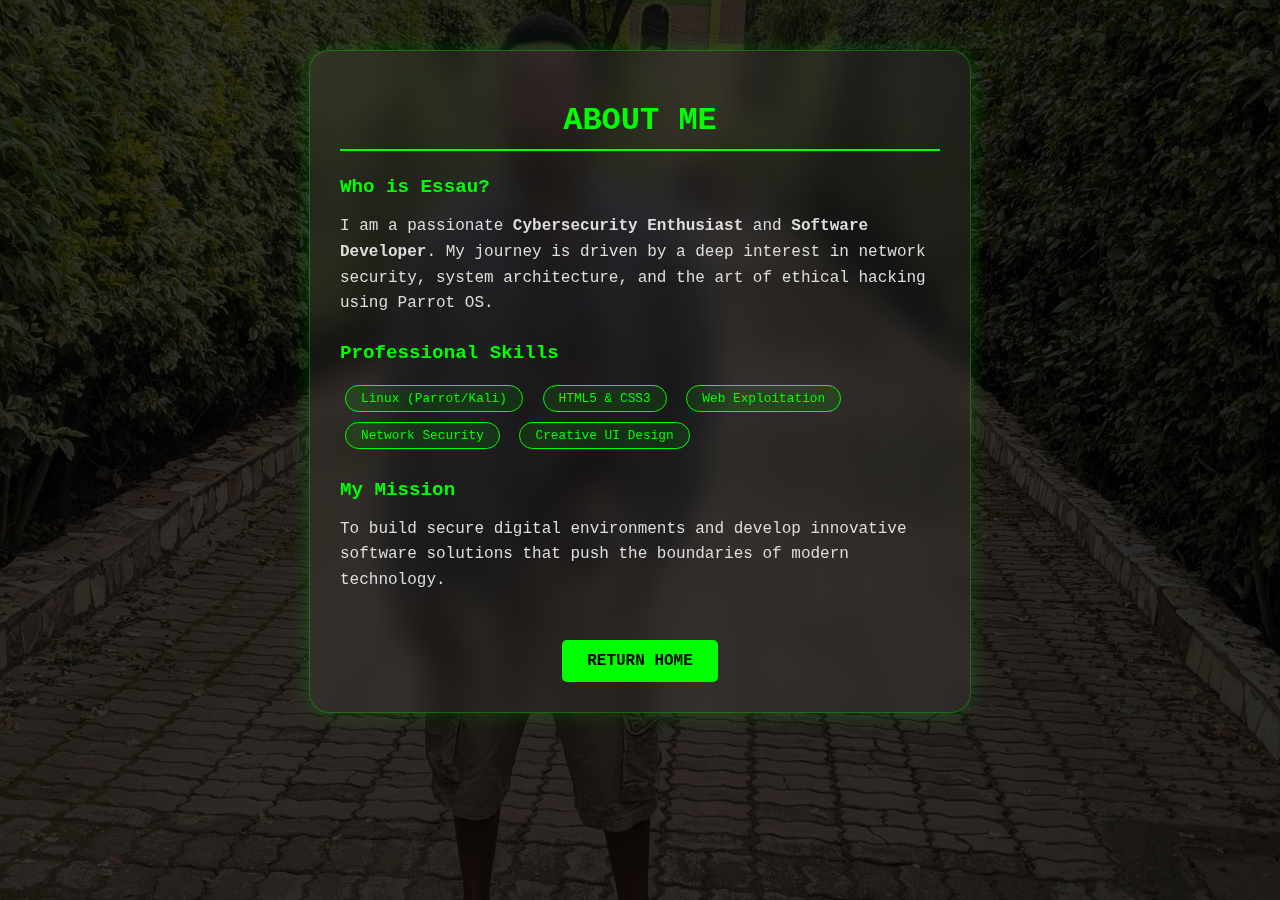
<file: about.html>
<!DOCTYPE html>
<html lang="en">
<head>
    <meta charset="UTF-8">
    <meta name="viewport" content="width=device-width, initial-scale=1.0">
    <title>ABOUT ME | ESSAU BRAND</title>
    <style>
        body {
            margin: 0;
            padding: 0;
            background: linear-gradient(rgba(0, 0, 0, 0.8), rgba(0, 0, 0, 0.8)), url('picha.jpg');
            background-size: cover;
            background-position: center;
            background-attachment: fixed;
            color: white;
            font-family: 'Courier New', monospace;
            display: flex;
            flex-direction: column;
            align-items: center;
            padding: 50px 20px;
        }

        .container {
            background: rgba(255, 255, 255, 0.05);
            backdrop-filter: blur(15px);
            border: 1px solid rgba(0, 255, 0, 0.3);
            padding: 30px;
            border-radius: 20px;
            max-width: 600px;
            width: 100%;
            box-shadow: 0 0 20px rgba(0, 255, 0, 0.2);
            text-align: center;
        }

        h1 { color: #00ff00; border-bottom: 2px solid #00ff00; padding-bottom: 10px; text-transform: uppercase; }
        h2 { color: #00ff00; font-size: 1.2rem; margin-top: 25px; text-align: left; }
        p { line-height: 1.6; color: #ddd; text-align: left; }

        .skills-list { text-align: left; margin: 10px 0; }
        .skill-item {
            background: rgba(0, 255, 0, 0.1);
            border: 1px solid #00ff00;
            padding: 5px 15px;
            border-radius: 50px;
            margin: 5px;
            display: inline-block;
            font-size: 0.8rem;
            color: #00ff00;
        }

        .back-btn {
            margin-top: 30px;
            color: black;
            background: #00ff00;
            text-decoration: none;
            padding: 12px 25px;
            border-radius: 5px;
            font-weight: bold;
            display: inline-block;
        }
    </style>
</head>
<body>

    <div class="container">
        <h1>ABOUT ME</h1>
        
        <h2>Who is Essau?</h2>
        <p>I am a passionate <strong>Cybersecurity Enthusiast</strong> and <strong>Software Developer</strong>. My journey is driven by a deep interest in network security, system architecture, and the art of ethical hacking using Parrot OS.</p>

        <h2>Professional Skills</h2>
        <div class="skills-list">
            <span class="skill-item">Linux (Parrot/Kali)</span>
            <span class="skill-item">HTML5 & CSS3</span>
            <span class="skill-item">Web Exploitation</span>
            <span class="skill-item">Network Security</span>
            <span class="skill-item">Creative UI Design</span>
        </div>

        <h2>My Mission</h2>
        <p>To build secure digital environments and develop innovative software solutions that push the boundaries of modern technology.</p>

        <a href="index.html" class="back-btn">RETURN HOME</a>
    </div>

</body>
</html>
</file>
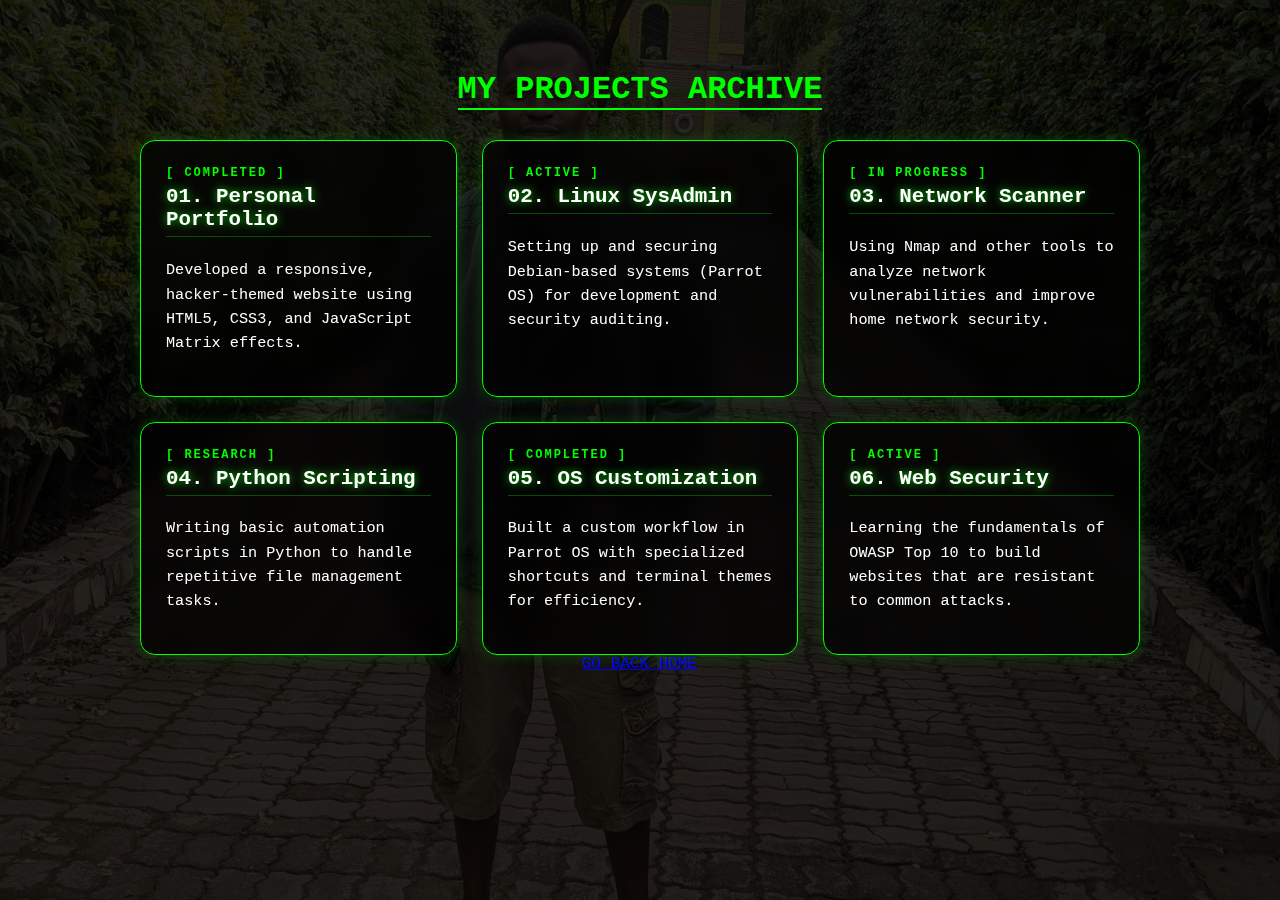
<file: projects.html>
<!DOCTYPE html>
<html lang="en">
<head>
    <meta charset="UTF-8">
    <meta name="viewport" content="width=device-width, initial-scale=1.0">
    <title>MY PROJECTS | ESSAU BRAND</title>
    <style>
        body {
            margin: 0;
            padding: 0;
            background: linear-gradient(rgba(0, 0, 0, 0.85), rgba(0, 0, 0, 0.85)), url('picha.jpg');
            background-size: cover;
            background-position: center;
            background-attachment: fixed;
            color: white;
            font-family: 'Courier New', monospace;
            display: flex;
            flex-direction: column;
            align-items: center;
            padding: 50px 20px;
        }

        h1 { color: #00ff00; border-bottom: 2px solid #00ff00; margin-bottom: 30px; text-transform: uppercase; }

        .project-grid {
            display: grid;
            grid-template-columns: repeat(auto-fit, minmax(280px, 1fr));
            gap: 25px;
            max-width: 1000px;
            width: 100%;
        }

        .card {
            background: rgba(0, 0, 0, 0.7);
            border: 1px solid #00ff00; 
            padding: 25px;
            border-radius: 15px;
            backdrop-filter: blur(10px);
            transition: 0.4s;
            text-align: left;
            box-shadow: 0 0 15px rgba(0, 255, 0, 0.2); 
        }

        .card:hover {
            transform: translateY(-10px);
            background: rgba(0, 255, 0, 0.1);
            box-shadow: 0 0 30px rgba(0, 255, 0, 0.5); 
        }

        .card h3 { 
            color: #ffffff; 
            margin-top: 0; 
            font-size: 1.3rem;
            text-shadow: 0 0 8px rgba(0, 255, 0, 0.8); 
            border-bottom: 1px solid rgba(0, 255, 0, 0.3);
            padding-bottom: 5px;
        }

        .card p { 
            font-size: 0.95rem; 
            color: #ffffff; 
            line-height: 1.6; 
            margin-top: 15px;
        }

        .status { 
            font-size: 0.75rem; 
            color: #00ff00; 
            font-weight: bold; 
            text-transform: uppercase;
            letter-spacing: 2px;
            display: block;
            margin-bottom: 5px;
        }

        .back-btn:hover { background: white; transform: scale(1.05); }
    </style>
</head>
<body>

    <h1>MY PROJECTS ARCHIVE</h1>

    <div class="project-grid">
        <div class="card">
            <span class="status">[ Completed ]</span>
            <h3>01. Personal Portfolio</h3>
            <p>Developed a responsive, hacker-themed website using HTML5, CSS3, and JavaScript Matrix effects.</p>
        </div>

        <div class="card">
            <span class="status">[ Active ]</span>
            <h3>02. Linux SysAdmin</h3>
            <p>Setting up and securing Debian-based systems (Parrot OS) for development and security auditing.</p>
        </div>

        <div class="card">
            <span class="status">[ In Progress ]</span>
            <h3>03. Network Scanner</h3>
            <p>Using Nmap and other tools to analyze network vulnerabilities and improve home network security.</p>
        </div>

        <div class="card">
            <span class="status">[ Research ]</span>
            <h3>04. Python Scripting</h3>
            <p>Writing basic automation scripts in Python to handle repetitive file management tasks.</p>
        </div>

        <div class="card">
            <span class="status">[ Completed ]</span>
            <h3>05. OS Customization</h3>
            <p>Built a custom workflow in Parrot OS with specialized shortcuts and terminal themes for efficiency.</p>
        </div>

        <div class="card">
            <span class="status">[ Active ]</span>
            <h3>06. Web Security</h3>
            <p>Learning the fundamentals of OWASP Top 10 to build websites that are resistant to common attacks.</p>
        </div>
    </div>

    <a href="index.html" class="back-btn">GO BACK HOME</a>

</body>
</html>
</file>
